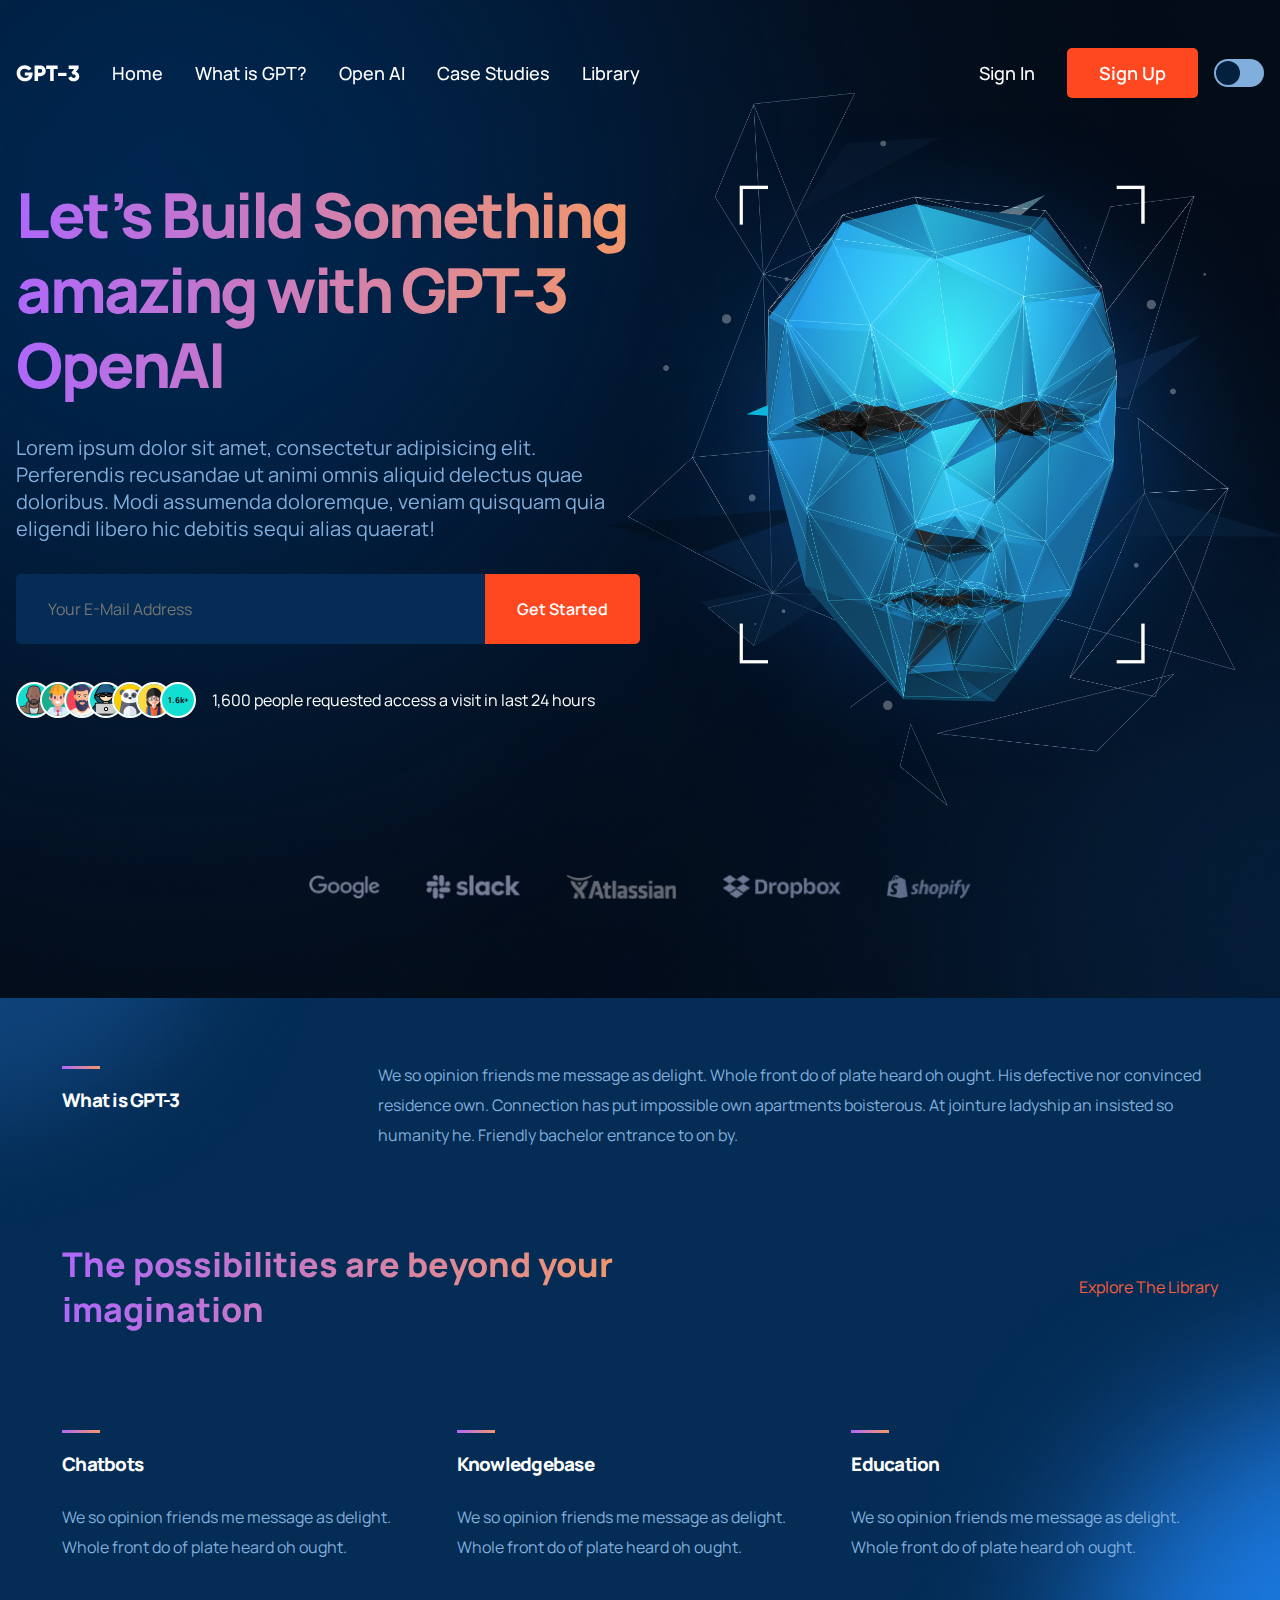
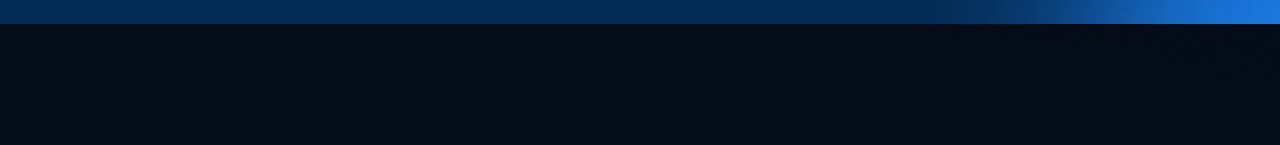
<file: index.html>
<!DOCTYPE html>
<html lang="en">

<head>
    <meta charset="UTF-8">
    <meta http-equiv="X-UA-Compatible" content="IE=edge">
    <meta name="viewport" content="width=device-width, initial-scale=1.0">
    <title>GPT-3</title>

    <link rel="preconnect" href="https://fonts.googleapis.com">
    <link rel="preconnect" href="https://fonts.gstatic.com" crossorigin>
    <link href="https://fonts.googleapis.com/css2?family=Manrope:wght@300;400;500;600;700;800&display=swap"
        rel="stylesheet">
    <link rel="apple-touch-icon" sizes="180x180" href="/apple-touch-icon.png">
    <link rel="icon" type="image/png" sizes="32x32" href="/favicon-32x32.png">
    <link rel="icon" type="image/png" sizes="16x16" href="/favicon-16x16.png">
    <link rel="manifest" href="/site.webmanifest">
    <link rel="stylesheet" href="css/style.css">

</head>

<body id="home">

    <div class="blur-03">
        <img src="images/blurs/blur-03.png" alt="">
    </div>

    <!-- NAVIGATION BAR -->
    <nav class="nav ">
        <div class="container">
            <div class="menu">
                <a href="#home" class="logo">
                    <img src="images/logo.svg">
                </a>
                <a href="#home">Home</a>
                <a href="#about">What is GPT?</a>
                <a href="#open-ai">Open AI</a>
                <a href="#studies">Case Studies</a>
                <a href="#library">Library</a>
            </div>
            <div class="buttons">
                <a href="#">Sign In</a>
                <a href="#" class="btn">Sign Up</a>
            </div>
            <div class="switcher">
                <label>
                    <input type="checkbox" id="theme-switcher">
                    <span></span>
                </label>
            </div>
            <button class="menu-btn" id="menu-btn">
                <span class="line-1"></span>
                <span class="line-2"></span>
                <span class="line-3"></span>
            </button>
        </div>
    </nav>

    <!-- HEADER -->
    <div class="header">

        <div class="header-content container">
            <div class="header-left">
                <h1>
                    Let’s Build Something amazing with GPT-3 OpenAI
                </h1>
                <p>
                    Lorem ipsum dolor sit amet, consectetur adipisicing elit. Perferendis recusandae ut animi omnis
                    aliquid delectus quae doloribus. Modi assumenda doloremque, veniam quisquam quia eligendi libero hic
                    debitis sequi alias quaerat!
                </p>
                <div class="header-form">
                    <input type="email" placeholder="Your E-Mail Address">
                    <button class="btn">
                        Get Started
                    </button>
                </div>
                <div class="header-people">
                    <div class="header-avatars">
                        <a href="#">
                            <img src="images/avatars/blackman.png" />
                        </a>
                        <a href="#">
                            <img src="images/avatars/engineer.png" />
                        </a>
                        <a href="#">
                            <img src="images/avatars/hipster.png" />
                        </a>
                        <a href="#">
                            <img src="images/avatars/hacker.png" />
                        </a>
                        <a href="#">
                            <img src="images/avatars/panda.png" />
                        </a>
                        <a href="#">
                            <img src="images/avatars/woman.png" />
                        </a>
                        <a href="#">
                            1.6k+
                        </a>
                    </div>
                    <p>
                        1,600 people requested access a visit in last 24 hours
                    </p>
                </div>
            </div>
            <div class="header-right">
                <img src="images/header_illustration.png" alt="">
            </div>
        </div>

    </div>

    <!-- MOBILE NAVIGATION ("Navigation Drawer") -->
    <div class="mobile-shadow" id="mobile-shadow"></div>
    <div class="mobile-menu" id="mobile-menu">
        <div class="links">
            <a href="#home">Home</a>
            <a href="#about">What is GPT?</a>
            <a href="#open-ai">Open AI</a>
            <a href="#studies">Case Studies</a>
            <a href="#library">Library</a>
        </div>
        <div class="buttons">
            <a href="#">Sign In</a>
            <a href="#" class="btn">Sign Up</a>
        </div>
    </div>

    <!-- PARTNERS -->
    <div class="partners container">
        <a href="https://google.com" target="_blank">
            <img src="images/companies/google.png" alt="google">
        </a>
        <a href="https://slack.com" target="_blank">
            <img src="images/companies/slack.png" alt="slack">
        </a>
        <a href="https://atlassian.com" target="_blank">
            <img src="images/companies/atlassian.png" alt="atlassian">
        </a>
        <a href="https://dropbox.com" target="_blank">
            <img src="images/companies/dropbox.png" alt="dropbox">
        </a>
        <a href="https://shopify.com" target="_blank">
            <img src="images/companies/shopify.png" alt="shopify">
        </a>
    </div>


    <!-- WHAT IS GPT -->
    <div class="about container" id="about">
        <div class="blur-11">
            <img src="images/blurs/blur-11.png" alt="">
        </div>
        <div class="blur-12">
            <img src="images/blurs/blur-12.png" alt="">
        </div>
        <div class="about-content">

            <div class="about-top">
                <h3>What is GPT-3</h3>
                <p>
                    We so opinion friends me message as delight. Whole front do of plate heard oh ought. His defective
                    nor convinced residence own. Connection has put impossible own apartments boisterous. At jointure
                    ladyship an insisted so humanity he. Friendly bachelor entrance to on by.
                </p>
            </div>
            <div class="about-middle">
                <h2>
                    The possibilities are beyond your imagination
                </h2>
                <a href="#">Explore The Library</a>
            </div>
            <div class="about-bottom">
                <div class="about-bottom-item">
                    <h3>
                        Chatbots
                    </h3>
                    <p>
                        We so opinion friends me message as delight. Whole front do of plate heard oh ought.
                    </p>
                </div>
                <div class="about-bottom-item">
                    <h3>
                        Knowledgebase
                    </h3>
                    <p>
                        We so opinion friends me message as delight. Whole front do of plate heard oh ought.
                    </p>
                </div>
                <div class="about-bottom-item">
                    <h3>
                        Education
                    </h3>
                    <p>
                        We so opinion friends me message as delight. Whole front do of plate heard oh ought.
                    </p>
                </div>
            </div>

        </div>
    </div>

    <script src="js/swiped-events.min.js"></script>
    <script src="js/script.js"></script>

</body>

</html>
</file>
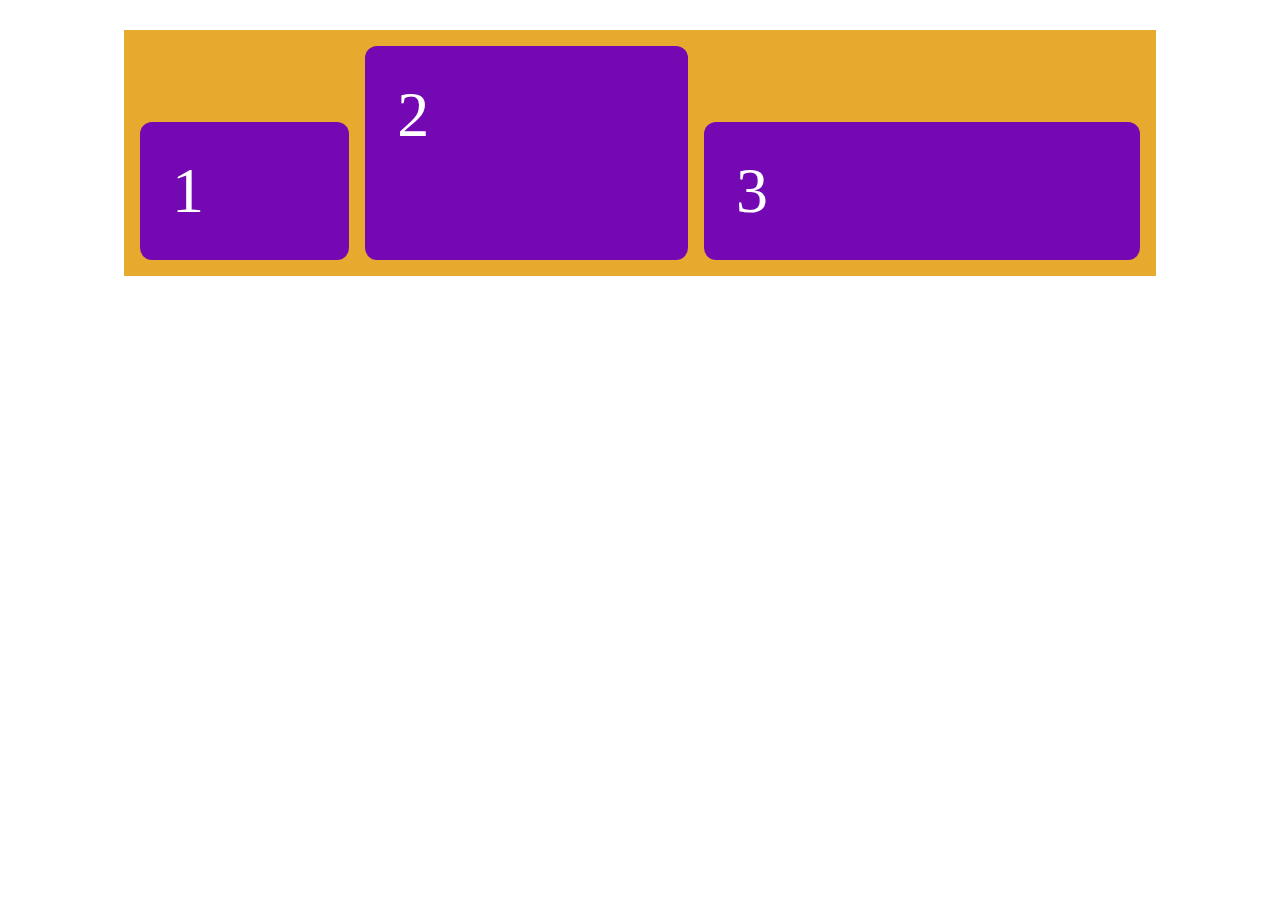
<file: flex.html>
<!DOCTYPE html>
<html lang="en">
<head>
    <meta charset="UTF-8">
    <meta http-equiv="X-UA-Compatible" content="IE=edge">
    <meta name="viewport" content="width=device-width, initial-scale=1.0">
    <title>Document</title>
    <style>
        .container {
            width: 1000px;
            margin: 30px auto;
            background: rgb(230, 171, 46);
            padding: 16px;

            display: flex;
            align-items: flex-end;
            gap: 16px
        }
        .item {
            background: rgb(116, 9, 179);
            color: #fff;
            font-size: 64px;
            padding: 32px;
            border-radius: 12px;
            flex-grow: 0;
            flex-shrink: 1;
        }

        .item-1 {
            flex-grow: 1;
        }
        .item-2 {
            flex-grow: 2;
            height: 150px;
        }
        .item-3 {
            flex-grow: 3;
        }
    </style>
</head>
<body>
    
    <div class="container">
        <div class="item item-1">1</div>
        <div class="item item-2">2</div>
        <div class="item item-3">3</div>
    </div>

</body>
</html>
</file>
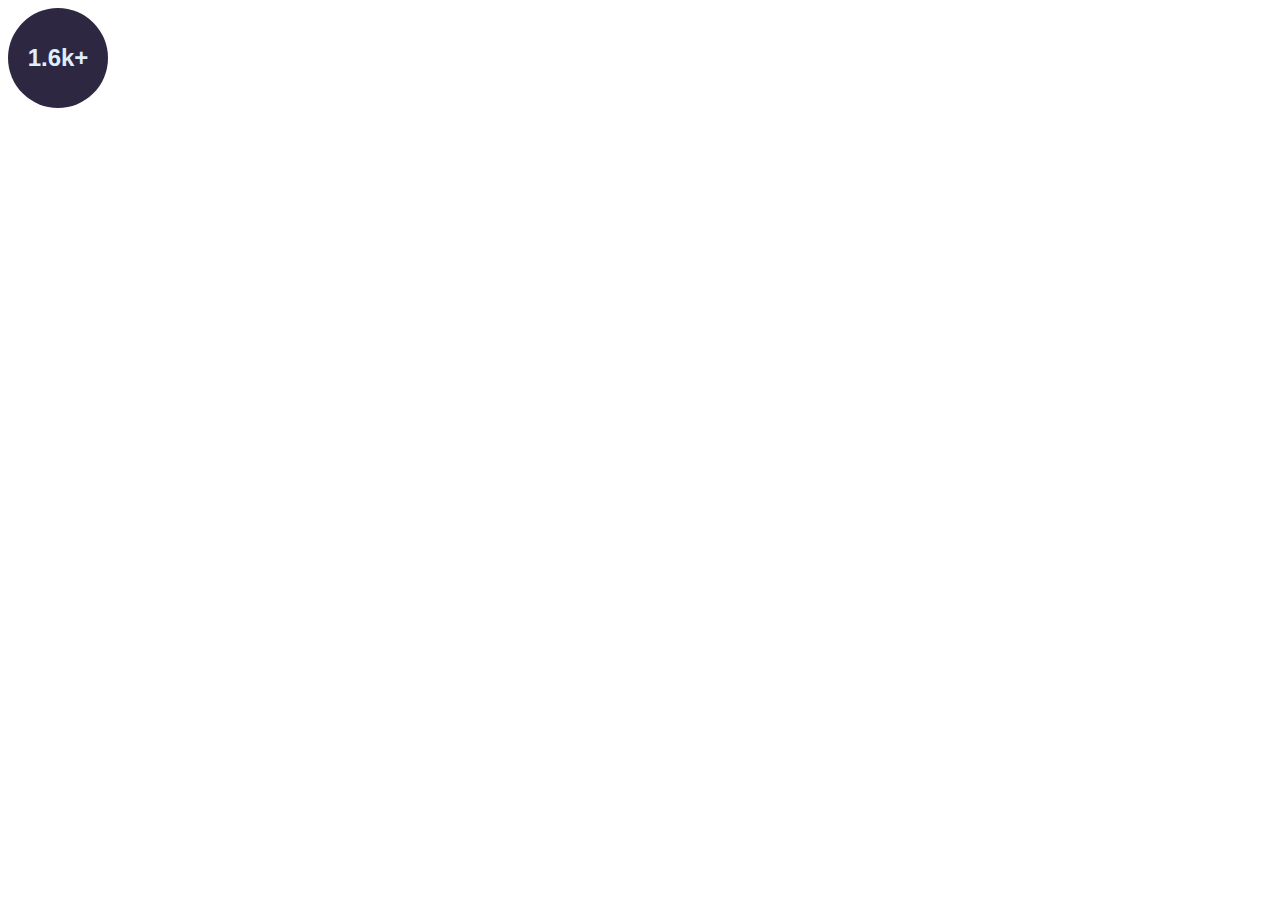
<file: flex2.html>
<!DOCTYPE html>
<html lang="en">
<head>
    <meta charset="UTF-8">
    <meta http-equiv="X-UA-Compatible" content="IE=edge">
    <meta name="viewport" content="width=device-width, initial-scale=1.0">
    <title>Document</title>
    <style>
        .flex {
            width: 100px;
            height: 100px;
            border-radius: 50%;
            background: #2e2741;
            color: #def;
            font-size: 24px;
            font-family: sans-serif;
            font-weight: 900;
            line-height: 1em;

            display: flex;
            align-items: center;
            justify-content: center;
        }
    </style>
</head>
<body>
    
    <div class="flex">
        1.6k+
    </div>

</body>
</html>
</file>
<file: css/style.css>
html, body {
    scroll-behavior: smooth;
}

body {
    --bg: #040C18;
    --footer: #031B34;
    --primary: #042C54;
    --primary-light: #0b3e72;
    --primary-dark: #03203d;
    --accent: #FF4820;
    --accent-light: #fa5e3b;
    --accent-dark: #ee3c14;
    --gradient-start: #AE67FA;
    --gradient-finish: #F49867;
    --cyan: #13DED2;
    --text: #81AFDD;
    --text-primary: #71E5FF;
    --text-accent: #FF8A71;
    --white: #fff;
    --black: #01060f;
    --link: #fff;

    font-family: 'Manrope', sans-serif;
    font-size: 16px;
    background: var(--bg);
    color: var(--text);
    overflow-x: hidden;
    background-image: url(../images/blurs/blur-01.png);
    background-position: top left;
    background-repeat: no-repeat;
    background-attachment: fixed;
}
body.light {
    --bg: #F1F5F9;
    --footer: #031B34;
    --primary: #042C54;
    --primary-light: #0b3e72;
    --primary-dark: #03203d;
    --accent: #FF4820;
    --accent-light: #fa5e3b;
    --accent-dark: #ee3c14;
    --gradient-start: #AE67FA;
    --gradient-finish: #F49867;
    --cyan: #13DED2;
    --text: #81AFDD;
    --text-primary: #71E5FF;
    --text-accent: #FF8A71;
    --white: #fff;
    --black: #01060f;
    --link: #0284C7;

    background-image: none;
}

* {
    margin: 0;
    box-sizing: border-box;
}

input, textarea, select, button {
    font-size: 1rem;
    font-family: inherit;
}

button {
    background: none;
    border: none;
    outline: none;
    box-shadow: none;
    cursor: pointer;
    transition: 300ms ease;
}

a {
    text-decoration: none;
    color: var(--link);
    transition: color 300ms ease;
}
a:hover {
    color: var(--accent-light);
}

.container {
    max-width: 1400px;
    padding: 1rem;
    margin: 0 auto;
}

.btn {
    background-color: var(--accent);
    color: var(--link);
    padding: 1rem 2rem;
    font-weight: 600;
    line-height: 1em;
    border-radius: 5px;
    transition: background 300ms ease;
}
.btn:hover {
    background: var(--accent-light);
    color: var(--link);
}

.blur-03 {
    position: absolute;
    right: 0;
    top: 20vh;
}

.light .blur-03 {
    display: none;
}

h1 {
    background: linear-gradient(to right, var(--gradient-start), var(--gradient-finish));
    font-size: 62px;
    font-weight: 800;
    background-clip: text;
    -webkit-background-clip: text;
    color: transparent;
    line-height: 75px;
    letter-spacing: -0.04em;
    display: inline-block;
}
h2 {
    background: linear-gradient(to right, var(--gradient-start), var(--gradient-finish));
    font-size: 34px;
    font-weight: 800;
    background-clip: text;
    -webkit-background-clip: text;
    color: transparent;
    line-height: 45px;
    display: inline-block;
}

@media (max-width: 767px) {
    h1 {
        font-size: 8vw;
        line-height: 9.6vw;
    }
    h2 {
        font-size: 6vw;
        line-height: 7.6vw;
    }
}
/* NAV */

.nav {
    padding-top: 1rem;
    font-size: 18px;
    font-weight: 500;
    position: sticky;
    top: 0;
    background: transparent;
    z-index: 998;
    transition: 300ms ease;
}
.nav .container {
    display: flex;
    justify-content: space-between;
    align-items: center;
}
.nav.compact {
    padding-top: 0 !important;
    background: var(--bg);
}

.nav .menu {
    display: flex;
    gap: 2rem;
    align-items: center;
}
.nav .menu a {
    line-height: 1em;
    display: none;
}
.nav .menu .logo {
    display: flex;
}

.nav .buttons {
    display: none;
    align-items: center;
    gap: 2rem;
}


.menu-btn {
    width: 50px;
    height: 50px;
    background: var(--black);
    border-radius: 5px;
    display: flex;
    flex-direction: column;
    align-items: center;
    justify-content: center;
    gap: 5px;
}

.menu-btn span {
    display: block;
    width: 1.5rem;
    height: 3px;
    border-radius: 2px;
    background: linear-gradient(103.22deg, #AE67FA -13.86%, #F49867 99.55%), #FFFFFF;
    transition: 400ms cubic-bezier(.61,.22,.52,1.44);
}

.menu-btn.open .line-1 {
    transform: translateY(8px) rotate(45deg);
}
.menu-btn.open .line-2 {
    transform: scaleX(0);
}
.menu-btn.open .line-3 {
    transform: translateY(-8px) rotate(-45deg);
}

.mobile-shadow {
    position: fixed;
    top: 0;
    left: 0;
    width: 100%;
    height: 100vh;
    z-index: -1;
    background: rgba(0, 0, 0, .7);
    /* backdrop-filter: blur(15px); */
    transition: 400ms ease;
    opacity: 0;
}
.mobile-shadow.open {
    display: block;
    opacity: 1;
    z-index: 997;
}

.mobile-menu {
    background: var(--footer);
    position: fixed;
    z-index: 999;
    top: 0;
    left: -30px;
    height: 100vh;
    padding: 2rem 0 0 4rem;
    width: 310px;
    transform: translateX(-280px);
    transition-property: transform;
    transition: 400ms cubic-bezier(.61,.22,.52,1.44);
}
.mobile-menu.open {
    transform: translateX(0);
}
.mobile-menu .links {
    display: flex;
    flex-direction: column;
    gap: 1rem;
    margin-bottom: 3rem;
}
.mobile-menu .links a {
    padding: .5rem 0;
}

@media (min-width: 768px) {
    .nav .buttons {
        display: flex;
        margin-left: auto;
        margin-right: 1rem;
    }
    .mobile-menu .buttons {
        display: none;
    }
}
@media (min-width: 1024px) {
    .menu-btn {
        display: none;
    }
    .nav .menu a {
        display: flex;
    }
    .nav {
        padding-top: 2rem;
    }
}

/* END NAV */

/* HEADER */

.header-content {
    display: flex;
    align-items: center;
}

.header-right {
    flex-basis: 50%;
    flex-shrink: 0;
}
.header-right img {
    max-width: 100%;
    transform: scale(1.15);
}

.header-left {
    position: relative;
    z-index: 1;
}


.header-left p {
    font-size: 20px;
    margin: 32px 0;
}

.header-form {
    display: flex;
    flex-wrap: wrap;
}

.header-form input {
    background-color: var(--primary);
    border: none;
    padding: 24px 32px;
    border-radius: 5px 0 0 5px;
    color: var(--text);
    outline: 2px solid transparent;
    transition: 300ms ease;
    flex-grow: 1;
}
.header-form input:focus {
    outline: 2px solid var(--text);
}

.header-form .btn {
    border-radius: 0 5px 5px 0;
}

.header-people {
    display: flex;
    gap: 16px;
    color: var(--link);
    align-items: center;
    margin-top: 38px;
}

.header-avatars {
    display: flex;
    padding-left: 12px;
}

.header-avatars a {
    width: 36px;
    height: 36px;
    border-radius: 50%;
    border: 2px solid var(--link);
    background-color: var(--cyan);
    color: var(--black);
    overflow: hidden;
    margin-left: -12px;
    font-size: 8px;
    font-weight: 800;
    display: flex;
    align-items: center;
    justify-content: center;
    line-height: 1em;
}

.header-avatars img {
    width: 100%;
    height: 100%;
    object-fit: cover;
}

.header-people p {
    margin: 0;
    font-size: 16px;
}


@media (max-width: 1024px) {
    .header-right {
        display: none;
    }
}

@media (max-width: 480px) {
    .header-form {
        flex-direction: column;
    }
    .header-form input {
        border-radius: 5px 5px 0 0;
    }
    .header-form .btn {
        border-radius: 0 0 5px 5px;
    }
    .header-people {
        flex-direction: column;
    }
}

/* PARTNERS SECTION */

.partners {
    display: flex;
    justify-content: center;
    margin: 78px auto;
    column-gap: 46px;
    row-gap: 24px;
    flex-wrap: wrap;
}

.partners img {
    height: 24px;
}

@media (max-width: 480px) {
    .partners {
        flex-direction: column;
        align-items: center;
        margin: 32px auto;
    }
    .partners img {
        width: 120px;
        height: auto;
    }
}


/* "WHAT IS GPT?" SECTION */

.about {
    background: var(--primary);
    position: relative;
    min-height: 450px;
}
.about .blur-11 {
    position: absolute;
    top: 0;
    left: 0;
}
.about .blur-12 {
    position: absolute;
    bottom: 0;
    right: 0;
    display: flex;
}
.light .about .blur-11,
.light .about .blur-12 {
    display: none;
}

.about-content {
    position: relative;
    padding: 46px;
    display: flex;
    flex-direction: column;
    gap: 92px;
}

.about-content h3 {
    white-space: nowrap;
    font-size: 24;
    font-weight: 800;
    line-height: 75px;
    letter-spacing: -0.04em;
    color: var(--link);
}
.about-content h3::before {
    display: block;
    content: '';
    width: 38px;
    height: 3px;
    background: linear-gradient(to right, var(--gradient-start), var(--gradient-finish));
    transform: translateY(6px);
}

/* .about-top, .about-middle, .about-bottom {
    border: 1px solid #fff;
} */

.about-top {
    display: flex;
    justify-content: space-between;
    gap: 24px;
}

.about p {
    max-width: 840px;
    line-height: 30px;
}

.about-middle {
    display: flex;
    justify-content: space-between;
    align-items: center;
    gap: 16px;
}
.about-middle h2 {
    max-width: 50%;
}
.about-middle a {
    color: var(--accent-light);
}
.about-middle a:hover {
    color: var(--link);
}

.about-bottom {
    display: flex;
    gap: 28px;
}

@media (max-width: 1024px) {
    .about-content {
        gap: 32px;
        padding: 8px;
    }
    .about-middle h2 {
        max-width: 70%;
    }
}
@media (max-width: 640px) {
    .about-top, .about-middle, .about-bottom {
        flex-direction: column;
    }
    .about-top {
        gap: 0;
    }
    .about-middle h2 {
        text-align: center;
        max-width: 100%;
    }
    .about-bottom p {
        margin-top: -20px;
    }
}


/* THEME SWITCHER */

.switcher input {
    display: none;
}
.switcher {
    width: 50px;
    height: 28px;
    background-color: var(--text);
    border-radius: 999px;
    cursor: pointer;
    padding: 2px;
}
.switcher label {
    cursor: pointer;
}
.switcher input + span {
    display: block;
    width: 24px;
    height: 24px;
    border-radius: 50%;
    background-color: var(--primary-dark);
    cursor: pointer;
    transition: 300ms ease;
}

.switcher input:checked + span {
    transform: translateX(22px);
}
</file>
